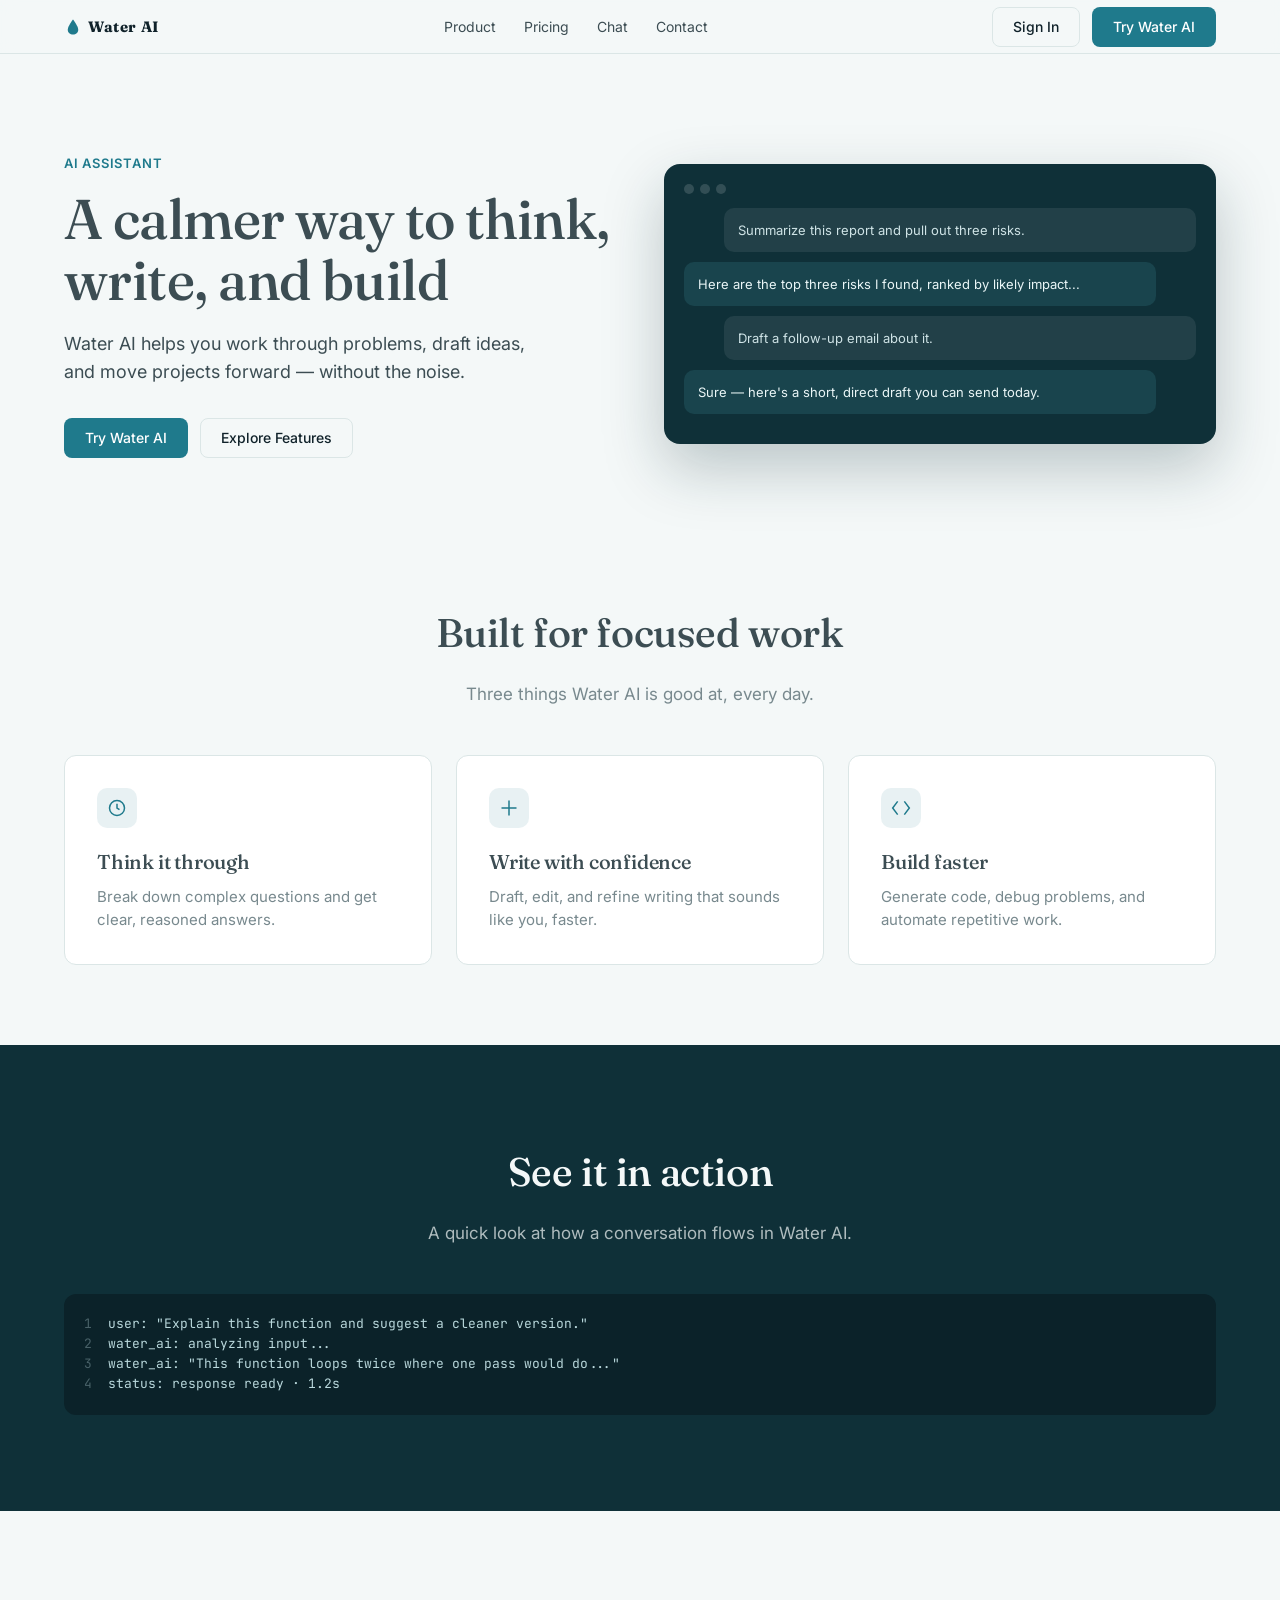
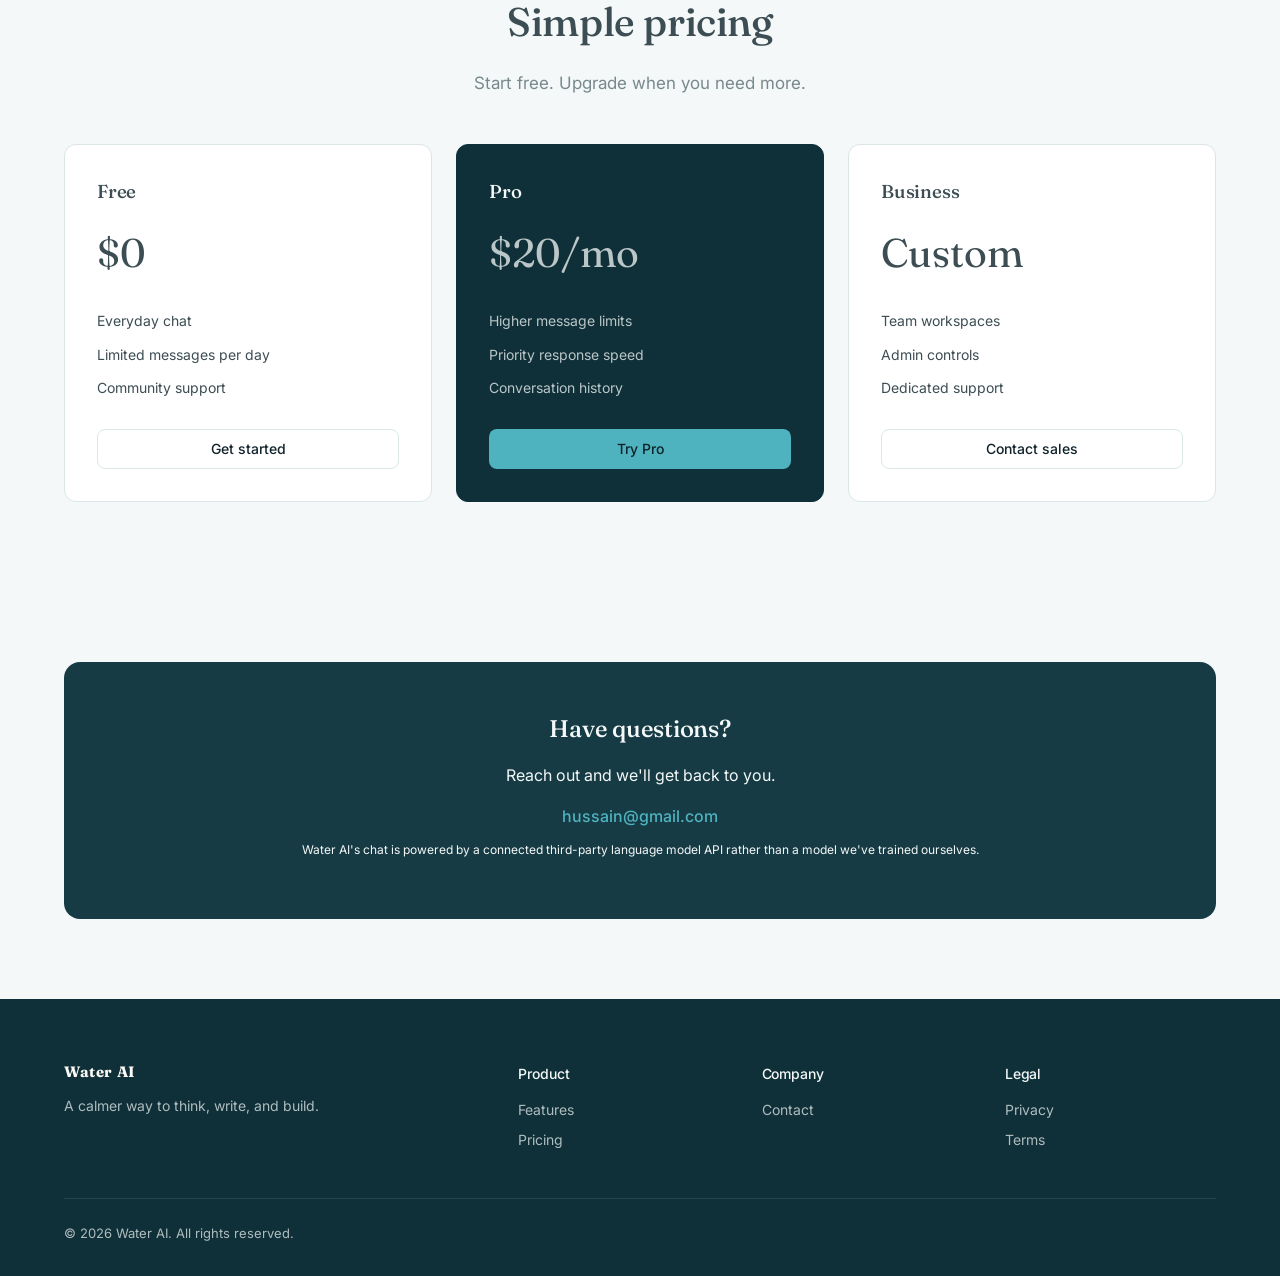
<file: index.html>
<!DOCTYPE html>
<html lang="en">
<head>
<meta charset="UTF-8">
<meta name="viewport" content="width=device-width, initial-scale=1.0">
<title>Water AI — Intelligent AI Assistant for Writing, Coding & Analysis</title>
<meta name="description" content="Water AI is an AI assistant that helps you think through problems, write with confidence, and build faster. Chat, draft content, debug code, and get clear answers — try Water AI free.">
<meta name="keywords" content="Water AI, WaterAI, AI assistant, AI chat assistant, AI writing tool, AI coding assistant">
<meta name="robots" content="index, follow">
<meta name="author" content="Water AI">
<link rel="canonical" href="https://waterai.github.io/">

<!-- Open Graph -->
<meta property="og:type" content="website">
<meta property="og:site_name" content="Water AI">
<meta property="og:title" content="Water AI — Intelligent AI Assistant for Writing, Coding & Analysis">
<meta property="og:description" content="An intelligent assistant that helps you think, write, and build faster. Try Water AI free.">
<meta property="og:url" content="https://waterai.github.io/">
<meta property="og:image" content="https://waterai.github.io/og-image.png">

<!-- Twitter -->
<meta name="twitter:card" content="summary_large_image">
<meta name="twitter:title" content="Water AI — Intelligent AI Assistant">
<meta name="twitter:description" content="An intelligent assistant that helps you think, write, and build faster. Try Water AI free.">
<meta name="twitter:image" content="https://waterai.github.io/og-image.png">

<link rel="icon" href="favicon.ico" sizes="any">
<link rel="preconnect" href="https://fonts.googleapis.com">
<link href="https://fonts.googleapis.com/css2?family=Fraunces:wght@400;500;600&family=Inter:wght@400;500;600&family=JetBrains+Mono&display=swap" rel="stylesheet">
<link rel="stylesheet" href="styles.css">

<script type="application/ld+json">
{
  "@context": "https://schema.org",
  "@type": "SoftwareApplication",
  "name": "Water AI",
  "url": "https://waterai.github.io/",
  "applicationCategory": "BusinessApplication",
  "operatingSystem": "Web",
  "description": "Water AI is an AI assistant that helps you think through problems, write with confidence, and build faster.",
  "offers": [
    { "@type": "Offer", "name": "Free", "price": "0", "priceCurrency": "USD" },
    { "@type": "Offer", "name": "Pro", "price": "20", "priceCurrency": "USD" }
  ]
}
</script>
</head>
<body>

<nav class="nav">
  <div class="container">
    <a href="index.html" class="brand">
      <svg viewBox="0 0 24 24" fill="none" xmlns="http://www.w3.org/2000/svg" aria-hidden="true">
        <path d="M12 2C12 2 5 11 5 15.5C5 19.09 8.13 22 12 22C15.87 22 19 19.09 19 15.5C19 11 12 2 12 2Z" fill="#1F7A8C"/>
      </svg>
      Water AI
    </a>
    <div class="nav-links">
      <a href="index.html#features">Product</a>
      <a href="index.html#pricing">Pricing</a>
      <a href="chat.html">Chat</a>
      <a href="index.html#contact">Contact</a>
    </div>
    <div class="nav-actions" id="nav-actions">
      <a href="login/login.html" class="btn btn-ghost" id="nav-signin-link">Sign In</a>
      <a href="chat.html" class="btn btn-primary" id="nav-cta-link">Try Water AI</a>
    </div>
  </div>
</nav>

<main>
<section class="hero">
  <div class="container grid">
    <div>
      <span class="eyebrow">AI Assistant</span>
      <h1>A calmer way to think, write, and build</h1>
      <p class="lead">Water AI helps you work through problems, draft ideas, and move projects forward — without the noise.</p>
      <div class="hero-actions">
        <a href="chat.html" class="btn btn-primary">Try Water AI</a>
        <a href="#features" class="btn btn-ghost">Explore Features</a>
      </div>
    </div>
    <div class="mockup">
      <div class="mockup-bar">
        <span class="mockup-dot"></span><span class="mockup-dot"></span><span class="mockup-dot"></span>
      </div>
      <div class="mockup-msg user">Summarize this report and pull out three risks.</div>
      <div class="mockup-msg ai">Here are the top three risks I found, ranked by likely impact...</div>
      <div class="mockup-msg user">Draft a follow-up email about it.</div>
      <div class="mockup-msg ai">Sure — here's a short, direct draft you can send today.</div>
    </div>
  </div>
</section>

<section class="section" id="features">
  <div class="container">
    <div class="section-head">
      <h2>Built for focused work</h2>
      <p>Three things Water AI is good at, every day.</p>
    </div>
    <div class="grid-3">
      <div class="card">
        <div class="icon">
          <svg width="20" height="20" viewBox="0 0 24 24" fill="none" stroke="currentColor" stroke-width="1.8" aria-hidden="true"><circle cx="12" cy="12" r="9"/><path d="M12 7v5l3 2"/></svg>
        </div>
        <h3>Think it through</h3>
        <p>Break down complex questions and get clear, reasoned answers.</p>
      </div>
      <div class="card">
        <div class="icon">
          <svg width="20" height="20" viewBox="0 0 24 24" fill="none" stroke="currentColor" stroke-width="1.8" aria-hidden="true"><path d="M12 3v18M3 12h18"/></svg>
        </div>
        <h3>Write with confidence</h3>
        <p>Draft, edit, and refine writing that sounds like you, faster.</p>
      </div>
      <div class="card">
        <div class="icon">
          <svg width="20" height="20" viewBox="0 0 24 24" fill="none" stroke="currentColor" stroke-width="1.8" aria-hidden="true"><path d="M8 4l-6 8 6 8M16 4l6 8-6 8"/></svg>
        </div>
        <h3>Build faster</h3>
        <p>Generate code, debug problems, and automate repetitive work.</p>
      </div>
    </div>
  </div>
</section>

<section class="section-dark">
  <div class="container">
    <div class="section-head">
      <h2>See it in action</h2>
      <p>A quick look at how a conversation flows in Water AI.</p>
    </div>
    <div class="code-window">
<div><span class="line-num">1</span>user: "Explain this function and suggest a cleaner version."</div>
<div><span class="line-num">2</span>water_ai: analyzing input...</div>
<div><span class="line-num">3</span>water_ai: "This function loops twice where one pass would do..."</div>
<div><span class="line-num">4</span>status: response ready · 1.2s</div>
    </div>
  </div>
</section>

<section class="section" id="pricing">
  <div class="container">
    <div class="section-head">
      <h2>Simple pricing</h2>
      <p>Start free. Upgrade when you need more.</p>
    </div>
    <div class="pricing-grid">
      <div class="price-card">
        <h3>Free</h3>
        <p class="amount">$0</p>
        <ul>
          <li>Everyday chat</li>
          <li>Limited messages per day</li>
          <li>Community support</li>
        </ul>
        <a href="chat.html" class="btn btn-ghost" style="width:100%">Get started</a>
      </div>
      <div class="price-card featured">
        <h3>Pro</h3>
        <p class="amount">$20/mo</p>
        <ul>
          <li>Higher message limits</li>
          <li>Priority response speed</li>
          <li>Conversation history</li>
        </ul>
        <a href="chat.html" class="btn btn-dark" style="width:100%;background:var(--accent);color:#0b2229">Try Pro</a>
      </div>
      <div class="price-card">
        <h3>Business</h3>
        <p class="amount">Custom</p>
        <ul>
          <li>Team workspaces</li>
          <li>Admin controls</li>
          <li>Dedicated support</li>
        </ul>
        <a href="#contact" class="btn btn-ghost" style="width:100%">Contact sales</a>
      </div>
    </div>
  </div>
</section>

<section class="section" id="contact">
  <div class="container">
    <div class="contact-band">
      <h2>Have questions?</h2>
      <p>Reach out and we'll get back to you.</p>
      <a class="email" href="mailto:hussain@gmail.com">hussain@gmail.com</a>
      <p class="disclosure">Water AI's chat is powered by a connected third-party language model API rather than a model we've trained ourselves.</p>
    </div>
  </div>
</section>
</main>

<footer>
  <div class="container">
    <div class="footer-grid">
      <div>
        <div class="brand" style="color:#faf9f5;margin-bottom:12px;">Water AI</div>
        <p style="max-width:280px;font-size:14px;">A calmer way to think, write, and build.</p>
      </div>
      <div>
        <h4>Product</h4>
        <ul><li><a href="index.html#features">Features</a></li><li><a href="index.html#pricing">Pricing</a></li></ul>
      </div>
      <div>
        <h4>Company</h4>
        <ul><li><a href="index.html#contact">Contact</a></li></ul>
      </div>
      <div>
        <h4>Legal</h4>
        <ul><li><a href="#">Privacy</a></li><li><a href="#">Terms</a></li></ul>
      </div>
    </div>
    <div class="footer-bottom">© 2026 Water AI. All rights reserved.</div>
  </div>
</footer>

<script type="module" src="auth-state.js"></script>
</body>
</html>
</file>
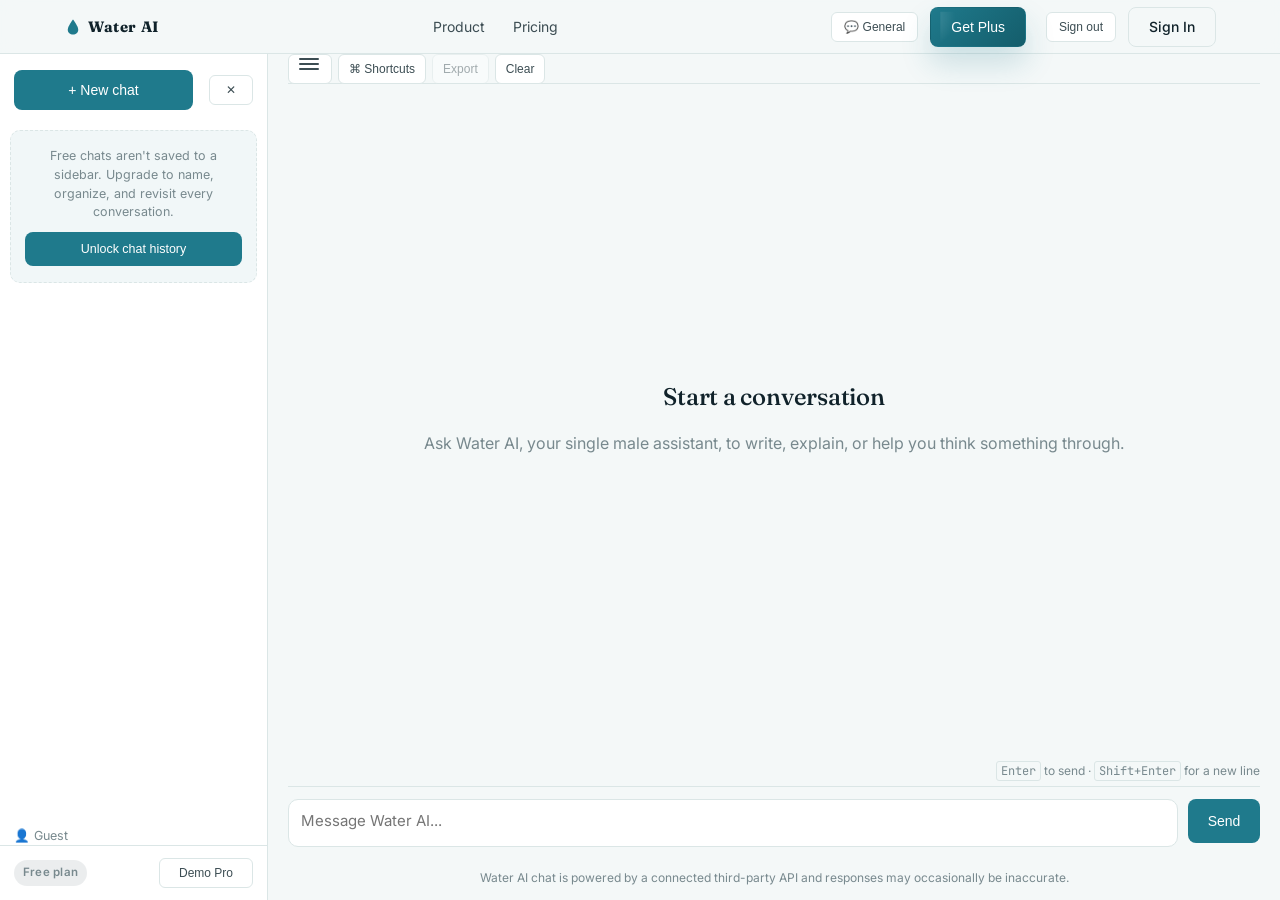
<file: chat.html>
<!DOCTYPE html>
<html lang="en">
<head>
<meta charset="UTF-8">
<meta name="viewport" content="width=device-width, initial-scale=1.0">
<title>Chat — Water AI</title>
<meta name="description" content="Chat with Water AI, your intelligent assistant for writing, coding, and analysis.">
<meta name="robots" content="noindex, follow">
<link rel="canonical" href="https://waterai.github.io/chat.html">
<link rel="icon" href="favicon.ico" sizes="any">
<link rel="preconnect" href="https://fonts.googleapis.com">
<link href="https://fonts.googleapis.com/css2?family=Fraunces:wght@400;500;600&family=Inter:wght@400;500;600&family=JetBrains+Mono&display=swap" rel="stylesheet">
<link rel="stylesheet" href="styles.css">
<style>
  html, body { height: 100%; }
  body { display: flex; flex-direction: column; overflow: hidden; }
  @supports (height: 100dvh) {
    html, body { height: 100dvh; }
  }
  .nav { flex-shrink: 0; }

  .app-shell { flex: 1; display: flex; min-height: 0; width: 100%; }

  /* ---------- Sidebar ---------- */
  .sidebar {
    width: 268px;
    flex-shrink: 0;
    background: var(--surface);
    border-right: 1px solid var(--border);
    display: flex;
    flex-direction: column;
    transition: margin-left 0.2s ease;
  }
  .sidebar.collapsed { margin-left: -268px; }
  .sidebar.open { margin-left: 0; }
  .sidebar-toggle-btn { display: inline-flex; }
  @media (min-width: 901px) {
    .sidebar.open + .chat-page .sidebar-toggle-btn { display: none; }
    .sidebar:not(.open) + .chat-page .sidebar-toggle-btn { display: inline-flex; }
  }
  .sidebar-head { padding: 16px 14px 10px; }
  .btn-block { width: 100%; }
  .sidebar-search { padding: 0 14px 10px; }
  .sidebar-search input {
    width: 100%; border: 1px solid var(--border); border-radius: 8px;
    padding: 8px 10px; font-size: 13px; font-family: inherit;
  }
  .sidebar-search input:focus { outline: none; border-color: var(--primary); }
  .chat-list { flex: 1; min-height: 0; overflow-y: auto; padding: 0 8px; display: flex; flex-direction: column; gap: 2px; }
  .chat-list-item {
    display: flex; align-items: center; gap: 8px;
    padding: 9px 10px; border-radius: 8px; cursor: pointer;
    font-size: 13.5px; color: var(--body-text); position: relative;
  }
  .chat-list-item:hover { background: var(--canvas); }
  .chat-list-item.active { background: rgba(31,122,140,0.1); color: var(--ink); font-weight: 500; }
  .chat-list-item .name {
    flex: 1; overflow: hidden; text-overflow: ellipsis; white-space: nowrap;
  }
  .chat-list-item .name-input {
    flex: 1; border: 1px solid var(--primary); border-radius: 5px; padding: 2px 6px;
    font: inherit; font-size: 13.5px; width: 100%;
  }
  .chat-list-item .row-actions { display: none; gap: 2px; flex-shrink: 0; }
  .chat-list-item:hover .row-actions { display: flex; }
  .chat-list-item .row-actions button {
    border: none; background: transparent; cursor: pointer; color: var(--muted);
    padding: 2px 4px; border-radius: 4px; font-size: 12px; line-height: 1;
  }
  .chat-list-item .row-actions button:hover { color: var(--primary); background: rgba(31,122,140,0.12); }
  .chat-list-empty { color: var(--muted); font-size: 13px; padding: 16px 10px; text-align: center; }

  .sidebar-locked {
    margin: 10px; padding: 16px 14px; border-radius: 10px;
    background: rgba(31,122,140,0.06); border: 1px dashed var(--border);
    text-align: center;
  }
  .sidebar-locked p { font-size: 12.5px; color: var(--muted); margin: 0 0 10px; line-height: 1.5; }
  .sidebar-locked .btn { width: 100%; height: 34px; font-size: 12.5px; }

  .sidebar-foot-user {
    margin-top: auto;
    padding: 10px 14px 0;
    font-size: 12.5px;
    color: var(--muted);
    overflow: hidden;
    text-overflow: ellipsis;
    white-space: nowrap;
  }
  .sidebar-foot-user::before { content: "👤 "; }
  .sidebar-foot { padding: 12px 14px; border-top: 1px solid var(--border); display: flex; align-items: center; justify-content: space-between; gap: 8px; }
  .sidebar-foot-actions { display: flex; align-items: center; gap: 8px; }
  .sidebar-foot-actions .btn { min-width: 136px; }
  .sidebar-foot-actions .demo-toggle { min-width: 94px; }
  .plan-badge { font-size: 11.5px; font-weight: 600; padding: 4px 9px; border-radius: 20px; letter-spacing: 0.02em; }
  .plan-badge.free { background: rgba(120,137,142,0.15); color: var(--muted); }
  .plan-badge.paid { background: rgba(31,122,140,0.14); color: var(--primary); }
  .demo-toggle { font-size: 11px; }

  /* ---------- Main chat column ---------- */
  .chat-page { flex: 1; display: flex; flex-direction: column; width: 100%; max-width: none; margin: 0 auto; padding: 0 20px; min-width: 0; min-height: 0; }
  .chat-header { display: flex; align-items: center; justify-content: flex-start; padding: 0; border-bottom: 1px solid var(--border); gap: 8px; flex-wrap: nowrap; height: 30px; }
  .chat-header h3 { position: absolute; width: 1px; height: 1px; padding: 0; margin: -1px; overflow: hidden; clip: rect(0,0,0,0); white-space: nowrap; border: 0; }
  .chat-header .actions { display: flex; gap: 6px; align-items: center; flex-shrink: 0; justify-content: flex-start; width: auto; max-width: 100%; height: 30px; flex-wrap: nowrap; }
  .chat-header .actions .icon-btn { height: 30px; padding: 0 10px; }
  .chat-header .actions .mode-bar { display: flex; gap: 6px; align-items: center; height: 30px; }
  .chat-header .actions .mode-bar .mode-pill { margin: 0; }
  .icon-btn { border: 1px solid var(--border); background: var(--surface); border-radius: 6px; padding: 6px 12px; font-size: 12px; cursor: pointer; color: var(--body-text); height: 30px; line-height: 1; min-width: 44px; }
  .icon-btn:hover { border-color: var(--primary); color: var(--primary); }
  .icon-btn.retry { border-color: #e0a1a1; color: #b23b3b; }
  .icon-btn:disabled { opacity: 0.45; cursor: not-allowed; }
  .icon-btn:disabled:hover { border-color: var(--border); color: var(--body-text); }
  .sidebar-close-btn { margin-left: 8px; }
  .icon-btn { min-width: 44px; }

  .hamburger-icon {
    display: inline-flex;
    flex-direction: column;
    justify-content: center;
    gap: 3px;
    width: 20px;
    height: 18px;
  }
  .hamburger-icon span {
    display: block;
    width: 100%;
    height: 2px;
    background: currentColor;
    border-radius: 999px;
  }

  @media (min-width: 901px) {
    .sidebar.open + .chat-page .chat-header .sidebar-toggle-btn { display: none; }
    .sidebar:not(.open) + .chat-page .chat-header .sidebar-toggle-btn { display: inline-flex; }
  }

  /* persona / mode pills */
  .mode-bar { display: flex; gap: 6px; padding: 0; align-items: center; }
  .mode-pill {
    border: 1px solid var(--border); background: var(--surface); border-radius: 20px;
    padding: 0 12px; font-size: 12px; cursor: pointer; color: var(--body-text);
    display: flex; align-items: center; gap: 5px; height: 30px; min-height: 30px;
  }
  .mode-pill.active { background: var(--primary); border-color: var(--primary); color: #fff; }
  .mode-pill .lock { font-size: 10px; opacity: 0.7; }

  #messages { flex: 1; min-height: 0; overflow-y: auto; -webkit-overflow-scrolling: touch; overscroll-behavior: contain; padding: 24px 0; display: flex; flex-direction: column; gap: 16px; }
  .msg { display: flex; flex-direction: column; max-width: 75%; }
  .msg.user { align-self: flex-end; align-items: flex-end; }
  .msg.assistant { align-self: flex-start; align-items: flex-start; }
  .bubble { padding: 12px 16px; border-radius: 14px; font-size: 15px; line-height: 1.5; white-space: pre-wrap; position: relative; }
  .msg.user .bubble { background: var(--primary); color: #fff; border-bottom-right-radius: 4px; }
  .msg.assistant .bubble { background: var(--surface); border: 1px solid var(--border); color: var(--ink); border-bottom-left-radius: 4px; }
  .msg.error .bubble { border-color: #e0a1a1; color: #b23b3b; background: #fdf1f1; }
  .msg.pinned .bubble { border-color: var(--accent); box-shadow: 0 0 0 1px var(--accent) inset; }

  /* ---------- Rendered Markdown (assistant replies) ---------- */
  .bubble.md-content { white-space: normal; }
  .md-content p { margin: 0 0 10px; }
  .md-content p:last-child { margin-bottom: 0; }
  .md-content h3.md-h, .md-content h4.md-h, .md-content h5.md-h, .md-content h6.md-h {
    margin: 14px 0 8px; font-size: 16px; line-height: 1.3; font-family: 'Fraunces', serif; color: var(--ink);
  }
  .md-content h3.md-h:first-child, .md-content h4.md-h:first-child { margin-top: 0; }
  .md-content ul, .md-content ol { margin: 0 0 10px; padding-left: 22px; }
  .md-content li { margin-bottom: 4px; }
  .md-content li:last-child { margin-bottom: 0; }
  .md-content code { font-family: 'JetBrains Mono', monospace; background: rgba(31,122,140,0.09); padding: 1px 5px; border-radius: 4px; font-size: 0.88em; }
  .md-content pre { background: #0b2229; color: #b9d8dc; padding: 12px 14px; border-radius: 8px; overflow-x: auto; margin: 10px 0; }
  .md-content pre:first-child { margin-top: 0; }
  .md-content pre:last-child { margin-bottom: 0; }
  .md-content pre code { background: none; padding: 0; color: inherit; font-size: 13px; line-height: 1.55; }
  .md-content blockquote { margin: 10px 0; padding: 2px 14px; border-left: 3px solid var(--accent); color: var(--muted); }
  .md-content a { color: var(--primary); text-decoration: underline; text-underline-offset: 2px; }
  .md-content hr { border: none; border-top: 1px solid var(--border); margin: 14px 0; }
  .md-content table { border-collapse: collapse; width: 100%; margin: 10px 0; font-size: 13.5px; }
  .md-content th, .md-content td { border: 1px solid var(--border); padding: 6px 10px; text-align: left; }
  .md-content th { background: rgba(31,122,140,0.07); font-weight: 600; }
  .md-content strong { font-weight: 600; color: var(--ink); }
  .md-content del { opacity: 0.65; }
  .pin-flag { font-size: 10.5px; color: var(--primary); font-weight: 600; margin-bottom: 3px; letter-spacing: 0.02em; }
  .msg-actions { margin-top: 4px; display: flex; gap: 6px; }
  .msg-actions .icon-btn { padding: 4px 9px; font-size: 11px; }

  .loading .bubble { display: flex; gap: 4px; padding: 14px 16px; }
  .dot { width: 6px; height: 6px; border-radius: 50%; background: var(--muted); animation: blink 1.2s infinite; }
  .dot:nth-child(2) { animation-delay: 0.2s; }
  .dot:nth-child(3) { animation-delay: 0.4s; }
  @keyframes blink { 0%, 80%, 100% { opacity: 0.2; } 40% { opacity: 1; } }

  .empty-state { margin: auto; text-align: center; color: var(--muted); }
  .empty-state h2 { color: var(--ink); font-size: 24px; margin-bottom: 8px; }

  #chat-form {
    display: flex;
    align-items: stretch;
    justify-content: space-between;
    gap: 10px;
    padding: 12px 0 10px;
    border-top: 1px solid var(--border);
    flex-wrap: wrap;
    width: 100%;
    max-width: 100%;
    margin: 0 auto;
  }
  #chat-input {
    flex: 1 1 auto;
    min-width: 0;
    border: 1px solid var(--border);
    border-radius: 10px;
    padding: 10px 12px;
    font-size: 15px;
    font-family: inherit;
    resize: none;
    min-height: 48px;
    max-height: 160px;
    line-height: 1.4;
  }
  #chat-input:focus { outline: none; border-color: var(--primary); }
  #chat-form .btn {
    width: auto;
    min-width: 72px;
    height: 44px;
    padding: 0 16px;
    white-space: nowrap;
    flex-shrink: 0;
  }
  .input-hint {
    font-size: 12px;
    color: var(--muted);
    text-align: right;
    margin: -4px 0 6px;
  }
  .input-hint kbd { font-family: 'JetBrains Mono', monospace; background: var(--canvas); border: 1px solid var(--border); border-radius: 3px; padding: 1px 4px; }

  @media (max-width: 1100px) {
    .nav .container { flex-wrap: wrap; gap: 12px; }
    .nav-actions { width: 100%; display: flex; justify-content: flex-end; }
    .chat-page { padding: 0 14px; }
  }

  @media (max-width: 900px) {
    body { overflow-x: hidden; }
    .app-shell { flex-direction: column; min-height: 0; }
    .sidebar {
      position: fixed;
      top: 54px;
      bottom: 0;
      left: 0;
      width: 100%;
      max-width: 100%;
      z-index: 60;
      transform: translateX(-100%);
      margin-left: 0;
      box-shadow: 12px 0 24px rgba(15,48,56,0.15);
    }
    .sidebar.open { transform: translateX(0); }
    .sidebar.collapsed { transform: translateX(-100%); }
    .chat-page { width: 100%; margin-left: 0; padding: 0 14px 14px; }
    .chat-header { flex-wrap: wrap; justify-content: space-between; gap: 8px; height: auto; min-height: 30px; padding: 8px 0; }
    .chat-header .actions { flex-wrap: wrap; width: 100%; justify-content: flex-start; height: auto; row-gap: 8px; }
    #temp-access-badge { margin-left: 0 !important; }
    .sidebar-foot { position: sticky; bottom: 0; background: var(--surface); }
    .sidebar-foot-actions { width: 100%; justify-content: flex-end; flex-wrap: wrap; }
    .sidebar-foot-actions .btn,
    .sidebar-foot-actions .demo-toggle { width: 100%; }
    .sidebar-foot-actions { gap: 8px; }
  }

  @media (max-width: 640px) {
    .sidebar { width: 100%; max-width: 100%; }
    .sidebar-foot-actions { flex-direction: column; align-items: stretch; }
    .sidebar-foot-actions .btn,
    .sidebar-foot-actions .demo-toggle { width: 100%; }
    #chat-form { gap: 8px; }
  }

  /* ---------- Toast ---------- */
  #toast {
    position: fixed; bottom: 24px; left: 50%; transform: translateX(-50%) translateY(20px);
    background: var(--deep); color: var(--canvas); padding: 10px 18px; border-radius: 8px;
    font-size: 13px; opacity: 0; pointer-events: none; transition: all 0.25s ease; z-index: 200;
  }
  #toast.show { opacity: 1; transform: translateX(-50%) translateY(0); }

  /* ---------- Modal ---------- */
  .modal-overlay {
    position: fixed; inset: 0; background: rgba(15,48,56,0.45); backdrop-filter: blur(2px);
    display: none; align-items: center; justify-content: center; z-index: 100; padding: 20px;
  }
  .modal-overlay.show { display: flex; }
  .modal { background: var(--surface); border-radius: 16px; max-width: 480px; width: 100%; padding: 32px; position: relative; max-height: 86vh; overflow-y: auto; }
  .modal.modal-wide { max-width: 620px; }
  .modal-close { position: absolute; top: 16px; right: 16px; border: none; background: transparent; font-size: 18px; cursor: pointer; color: var(--muted); }
  .modal-close:hover { color: var(--ink); }
  .modal .eyebrow { display: block; }
  .modal h2 { font-size: 24px; margin-bottom: 6px; }
  .modal p.sub { color: var(--muted); font-size: 14px; margin-bottom: 24px; }

  .feature-highlight-grid { display: grid; grid-template-columns: 1fr 1fr; gap: 14px; margin-bottom: 22px; }
  .feature-highlight {
    border: 1px solid var(--border); border-radius: 10px; padding: 16px;
  }
  .feature-highlight h4 { font-size: 14.5px; margin: 0 0 6px; font-family: 'Inter', sans-serif; font-weight: 600; color: var(--ink); }
  .feature-highlight p { font-size: 12.5px; color: var(--muted); margin: 0; line-height: 1.5; }

  .feature-list { list-style: none; padding: 0; margin: 0 0 24px; display: grid; grid-template-columns: 1fr 1fr; gap: 10px 16px; }
  .feature-list li { font-size: 13px; color: var(--body-text); display: flex; gap: 8px; align-items: flex-start; }
  .feature-list li .check { color: var(--success); flex-shrink: 0; }

  .modal-actions { display: flex; gap: 10px; }
  .modal-actions .btn { flex: 1; }

  .shortcuts-table { width: 100%; border-collapse: collapse; margin-bottom: 4px; }
  .shortcuts-table td { padding: 9px 0; border-bottom: 1px solid var(--border); font-size: 13.5px; }
  .shortcuts-table td:last-child { text-align: right; }
  .shortcuts-table kbd {
    font-family: 'JetBrains Mono', monospace; background: var(--canvas); border: 1px solid var(--border);
    border-radius: 5px; padding: 3px 7px; font-size: 12px;
  }

  @media (max-width: 1100px) {
    .chat-page { padding: 0 14px; }
    .chat-header { gap: 8px; }
    .chat-header .actions { width: auto; justify-content: flex-start; flex-wrap: wrap; gap: 8px; }
    .chat-header .title-wrap { flex: 1 1 100%; }
  }

  @media (max-width: 720px) {
    .sidebar { position: fixed; top: 64px; bottom: 0; left: 0; z-index: 60; width: 100%; max-width: 320px; margin-left: -100%; box-shadow: 0 0 0 rgba(0,0,0,0); }
    .sidebar.open { margin-left: 0; box-shadow: 12px 0 24px rgba(15,48,56,0.15); }
    .sidebar:not(.open) { margin-left: -100%; }
    .sidebar-toggle-btn { display: inline-flex; }
    .chat-page { padding: 0 14px; }
    .chat-page > #messages { padding: 18px 0; }
    .feature-highlight-grid, .feature-list { grid-template-columns: 1fr; }
  }
</style>
</head>
<body>

<nav class="nav">
  <div class="container">
    <a href="index.html" class="brand">
      <svg viewBox="0 0 24 24" fill="none" xmlns="http://www.w3.org/2000/svg">
        <path d="M12 2C12 2 5 11 5 15.5C5 19.09 8.13 22 12 22C15.87 22 19 19.09 19 15.5C19 11 12 2 12 2Z" fill="#1F7A8C"/>
      </svg>
      Water AI
    </a>
    <div class="nav-links">
      <a href="index.html#features">Product</a>
      <a href="index.html#pricing">Pricing</a>
    </div>
    <div class="nav-actions">
      <button class="icon-btn mode-menu-btn" id="mode-menu-btn" type="button" aria-haspopup="true" aria-expanded="false" title="Open mode menu">Mode</button>
      <div class="mode-menu" id="mode-menu" hidden>
        <button class="mode-menu-item" data-mode="general" data-icon="💬" type="button">General</button>
        <button class="mode-menu-item" data-mode="writing" data-icon="✍️" type="button">Writing</button>
        <button class="mode-menu-item" data-mode="code" data-icon="⌘" type="button">Code</button>
      </div>
      <button class="btn btn-primary btn-plus" id="account-status-btn" type="button">Get Plus</button>
      <span id="auth-chip" class="auth-chip" hidden>
        <span id="auth-chip-email"></span>
        <button type="button" id="auth-signout-btn" class="icon-btn">Sign out</button>
      </span>
      <a href="login/login.html" class="btn btn-ghost" id="auth-signin-link">Sign In</a>
    </div>
  </div>
</nav>

<div class="app-shell">
  <aside class="sidebar" id="sidebar" role="navigation" aria-label="Chat sidebar">
    <div class="sidebar-head">
      <div style="display:flex; align-items:center; gap:8px;">
        <button class="btn btn-primary btn-block" id="new-chat-btn">+ New chat</button>
        <button class="icon-btn sidebar-close-btn" id="sidebar-close-btn" title="Close sidebar" aria-controls="sidebar" aria-label="Close sidebar">✕</button>
      </div>
    </div>

    <div id="paid-sidebar-body" style="display:none; flex:1; min-height:0; display:flex; flex-direction:column;">
      <div class="sidebar-search">
        <input type="text" id="chat-search" placeholder="Search chats...">
      </div>
      <div class="chat-list" id="chat-list"></div>
    </div>

    <div id="free-sidebar-body" style="display:none; flex:1; min-height:0; display:flex; flex-direction:column; justify-content: center;">
      <div class="sidebar-locked">
        <p>Free chats aren't saved to a sidebar. Upgrade to name, organize, and revisit every conversation.</p>
        <button class="btn btn-primary" id="sidebar-upgrade-btn">Unlock chat history</button>
      </div>
    </div>

    <div class="sidebar-foot-user">
      <span id="sidebar-user-email" class="sidebar-user-email">Guest</span>
    </div>
    <div class="sidebar-foot">
      <span class="plan-badge" id="plan-badge">Free plan</span>
      <div class="sidebar-foot-actions">
        <button class="icon-btn demo-toggle" id="demo-toggle-btn" title="Demo control — switches between the free and paid experience for testing">Demo Pro</button>
      </div>
    </div>
  </aside>

  <div class="chat-page">
    <div class="chat-header">
      <div class="actions">
        <button class="icon-btn sidebar-toggle-btn" id="sidebar-toggle-btn" title="Open sidebar" aria-controls="sidebar" aria-expanded="false">
          <span class="hamburger-icon" aria-hidden="true">
            <span></span>
            <span></span>
            <span></span>
          </span>
        </button>
        <button class="icon-btn" id="shortcuts-btn" title="Keyboard shortcuts">⌘ Shortcuts</button>
        <button class="icon-btn" id="export-btn" title="Export this chat">Export</button>
        <button class="icon-btn" id="clear-btn">Clear</button>
        <div class="mode-bar" id="mode-bar" style="display:none;">
          <button class="mode-pill active" data-mode="general">General</button>
          <button class="mode-pill" data-mode="writing">✍️ Writing</button>
          <button class="mode-pill" data-mode="code">⌘ Code</button>
        </div>
      </div>
      <h3 id="chat-title" class="screen-reader-only">Conversation</h3>
      <div id="temp-access-badge" class="plan-badge free" style="margin-left:auto; font-size:12px; padding:6px 8px; border-radius:12px; display:none;"></div>
    </div>

    <div id="messages"></div>

    <div id="temp-access-banner" style="display:none; margin:12px 0; padding:12px; background:#eaf6f8; border:1px solid #bde7ee; color:#0b5a61; border-radius:8px; font-weight:600; text-align:center; font-size:16px;"></div>

    <p class="input-hint" id="input-hint"><kbd>Enter</kbd> to send · <kbd>Shift+Enter</kbd> for a new line</p>
    <form id="chat-form">
      <textarea id="chat-input" placeholder="Message Water AI..." rows="1"></textarea>
      <button type="submit" class="btn btn-primary">Send</button>
    </form>
    <p class="disclosure">Water AI chat is powered by a connected third-party API and responses may occasionally be inaccurate.</p>
  </div>
</div>

<!-- Upgrade popup shown to free users every 2 replies -->
<div class="modal-overlay" id="upgrade-modal">
  <div class="modal modal-wide">
    <button class="modal-close" data-close="upgrade-modal">✕</button>
    <span class="eyebrow">Water AI Pro</span>
    <h2>You're on the free plan</h2>
    <p class="sub">Upgrade for unlimited saved chats, pinned messages, and dedicated writing &amp; code modes.</p>

    <div class="feature-highlight-grid">
      <div class="feature-highlight">
        <h4>Write with confidence</h4>
        <p>Draft, edit, and refine writing that sounds like you, faster.</p>
      </div>
      <div class="feature-highlight">
        <h4>Build faster</h4>
        <p>Generate code, debug problems, and automate repetitive work.</p>
      </div>
    </div>

    <ul class="feature-list">
      <li><span class="check">✓</span> Unlimited named chats in a sidebar</li>
      <li><span class="check">✓</span> Rename, search &amp; organize chats</li>
      <li><span class="check">✓</span> Pin your most important messages</li>
      <li><span class="check">✓</span> One-click share for any reply</li>
      <li><span class="check">✓</span> Export full conversations</li>
      <li><span class="check">✓</span> Full keyboard shortcut set</li>
      <li><span class="check">✓</span> Writing &amp; Code assistant modes</li>
      <li><span class="check">✓</span> No upgrade interruptions</li>
      <li><span class="check">✓</span> Priority response speed</li>
      <li><span class="check">✓</span> Longer, more detailed replies</li>
    </ul>

    <div class="modal-actions">
      <button class="btn btn-ghost" data-close="upgrade-modal">Maybe later</button>
      <button class="btn btn-primary" id="upgrade-confirm-btn">Upgrade to Pro</button>
    </div>
  </div>
</div>

<!-- Shortcuts reference -->
<div class="modal-overlay" id="shortcuts-modal">
  <div class="modal">
    <button class="modal-close" data-close="shortcuts-modal">✕</button>
    <span class="eyebrow">Reference</span>
    <h2>Keyboard shortcuts</h2>
    <p class="sub">Move through Water AI without leaving your keyboard.</p>
    <table class="shortcuts-table">
      <tr><td>Send message</td><td><kbd>Enter</kbd></td></tr>
      <tr><td>New line in message</td><td><kbd>Shift</kbd>+<kbd>Enter</kbd></td></tr>
      <tr><td>New chat</td><td><kbd>Ctrl</kbd>/<kbd>⌘</kbd>+<kbd>K</kbd></td></tr>
      <tr><td>Focus message box</td><td><kbd>/</kbd></td></tr>
      <tr><td>Toggle sidebar</td><td><kbd>Ctrl</kbd>/<kbd>⌘</kbd>+<kbd>B</kbd></td></tr>
      <tr><td>Search chats <span style="color:var(--muted); font-weight:400;">(Pro)</span></td><td><kbd>Ctrl</kbd>/<kbd>⌘</kbd>+<kbd>F</kbd></td></tr>
      <tr><td>Show shortcuts</td><td><kbd>?</kbd></td></tr>
      <tr><td>Close a dialog</td><td><kbd>Esc</kbd></td></tr>
    </table>
  </div>
</div>

<!-- Simple confirm modal for delete -->
<div class="modal-overlay" id="confirm-modal">
  <div class="modal" style="max-width:380px;">
    <button class="modal-close" data-close="confirm-modal">✕</button>
    <h2 id="confirm-title" style="font-size:19px;">Delete this chat?</h2>
    <p class="sub" id="confirm-body" style="margin-bottom:20px;">This can't be undone.</p>
    <div class="modal-actions">
      <button class="btn btn-ghost" data-close="confirm-modal">Cancel</button>
      <button class="btn btn-primary" id="confirm-action-btn" style="background:#b23b3b;">Delete</button>
    </div>
  </div>
</div>

<div id="toast"></div>

<script type="module" src="auth-state.js"></script>
<script src="chat.js?v=2"></script>
</body>
</html>
</file>
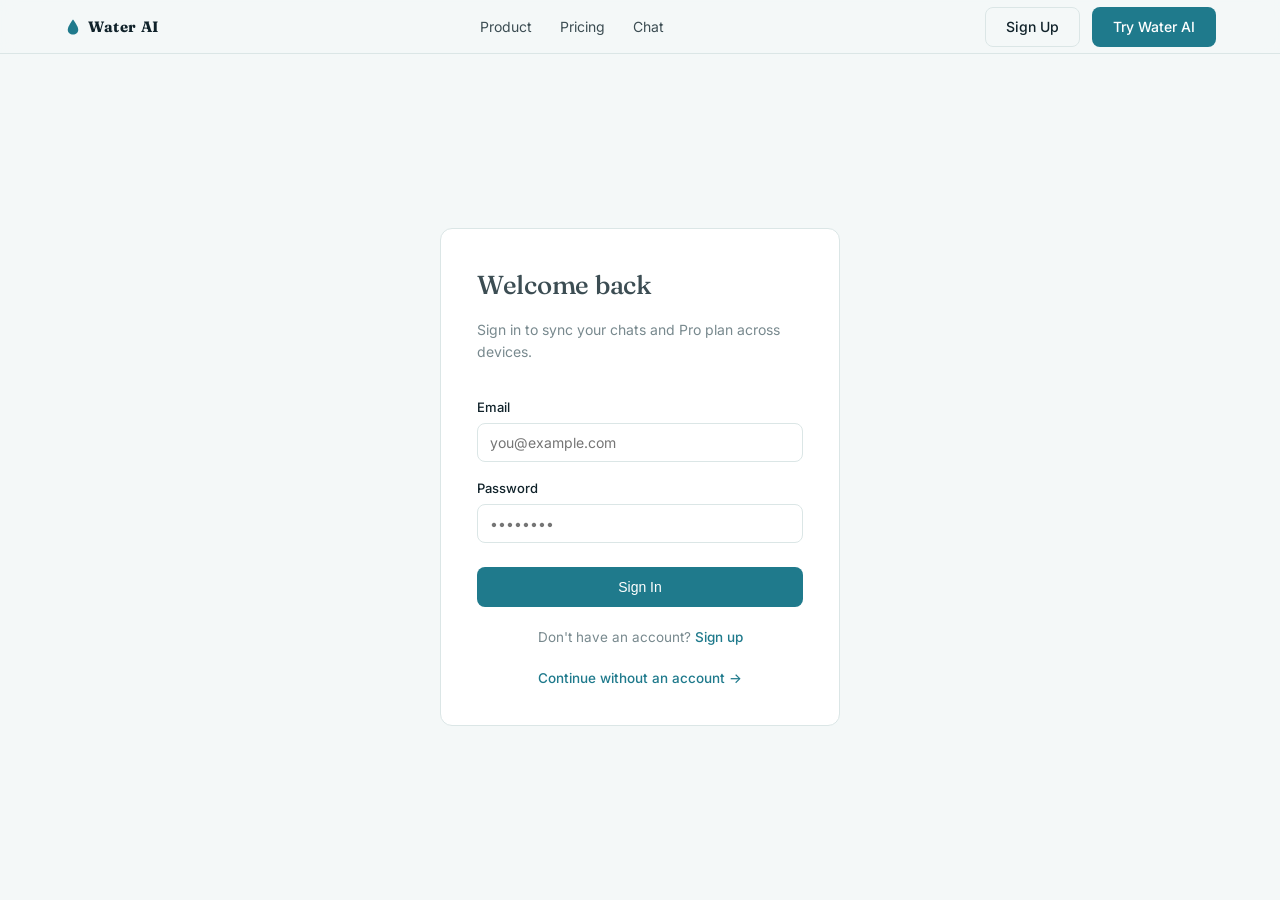
<file: login/login.html>
<!DOCTYPE html>
<html lang="en">
<head>
<meta charset="UTF-8">
<meta name="viewport" content="width=device-width, initial-scale=1.0">
<title>Sign In — Water AI</title>
<meta name="description" content="Sign in to Water AI to save your chat history and unlock Pro features.">
<meta name="robots" content="noindex, nofollow">
<link rel="canonical" href="https://waterai.github.io/login/login.html">
<link rel="icon" href="../favicon.ico" sizes="any">
<link rel="preconnect" href="https://fonts.googleapis.com">
<link href="https://fonts.googleapis.com/css2?family=Fraunces:wght@400;500;600&family=Inter:wght@400;500;600&family=JetBrains+Mono&display=swap" rel="stylesheet">
<link rel="stylesheet" href="../styles.css">
</head>
<body>

<nav class="nav">
  <div class="container">
    <a href="../index.html" class="brand">
      <svg viewBox="0 0 24 24" fill="none" xmlns="http://www.w3.org/2000/svg" aria-hidden="true">
        <path d="M12 2C12 2 5 11 5 15.5C5 19.09 8.13 22 12 22C15.87 22 19 19.09 19 15.5C19 11 12 2 12 2Z" fill="#1F7A8C"/>
      </svg>
      Water AI
    </a>
    <div class="nav-links">
      <a href="../index.html#features">Product</a>
      <a href="../index.html#pricing">Pricing</a>
      <a href="../chat.html">Chat</a>
    </div>
    <div class="nav-actions">
      <a href="signup.html" class="btn btn-ghost">Sign Up</a>
      <a href="../chat.html" class="btn btn-primary">Try Water AI</a>
    </div>
  </div>
</nav>

<main class="auth-page">
  <div class="auth-card">
    <h1>Welcome back</h1>
    <p class="sub">Sign in to sync your chats and Pro plan across devices.</p>

    <form id="login-form" novalidate>
      <label for="email">Email</label>
      <input type="email" id="email" name="email" autocomplete="email" required placeholder="you@example.com">

      <label for="password">Password</label>
      <input type="password" id="password" name="password" autocomplete="current-password" required placeholder="••••••••">

      <button type="submit" class="btn btn-primary btn-block auth-submit-btn" id="login-submit-btn">Sign In</button>

      <div id="login-error" class="auth-error" style="display:none;"></div>
      <div id="login-success" class="auth-success" style="display:none;"></div>
    </form>

    <p class="auth-switch">Don't have an account? <a href="signup.html">Sign up</a></p>
    <p class="auth-switch"><a href="../chat.html">Continue without an account →</a></p>
  </div>
</main>

<script type="module">
  import { supabase } from "../supabase-client.js";

  const form = document.getElementById("login-form");
  const submitBtn = document.getElementById("login-submit-btn");
  const errorBox = document.getElementById("login-error");
  const successBox = document.getElementById("login-success");

  // If already signed in, skip straight to chat.
  supabase.auth.getSession().then(({ data }) => {
    if (data.session) window.location.href = "../chat.html";
  }).catch(() => {});

  function showError(msg) {
    errorBox.textContent = msg;
    errorBox.style.display = "block";
    successBox.style.display = "none";
  }

  form.addEventListener("submit", async (e) => {
    e.preventDefault();
    errorBox.style.display = "none";
    successBox.style.display = "none";

    const email = document.getElementById("email").value.trim();
    const password = document.getElementById("password").value;

    submitBtn.disabled = true;
    submitBtn.textContent = "Signing in…";

    try {
      const { error } = await supabase.auth.signInWithPassword({ email, password });
      if (error) throw error;

      successBox.textContent = "Signed in — redirecting…";
      successBox.style.display = "block";

      // Clear any guest grace-period flag now that a real session exists.
      try { localStorage.removeItem("chatAccessUntil"); } catch (e) {}

      const params = new URLSearchParams(window.location.search);
      window.location.href = params.get("redirect") || "../chat.html";
    } catch (err) {
      showError(err.message || "Could not sign in. Check your email and password and try again.");
      submitBtn.disabled = false;
      submitBtn.textContent = "Sign In";
    }
  });
</script>
</body>
</html>
</file>
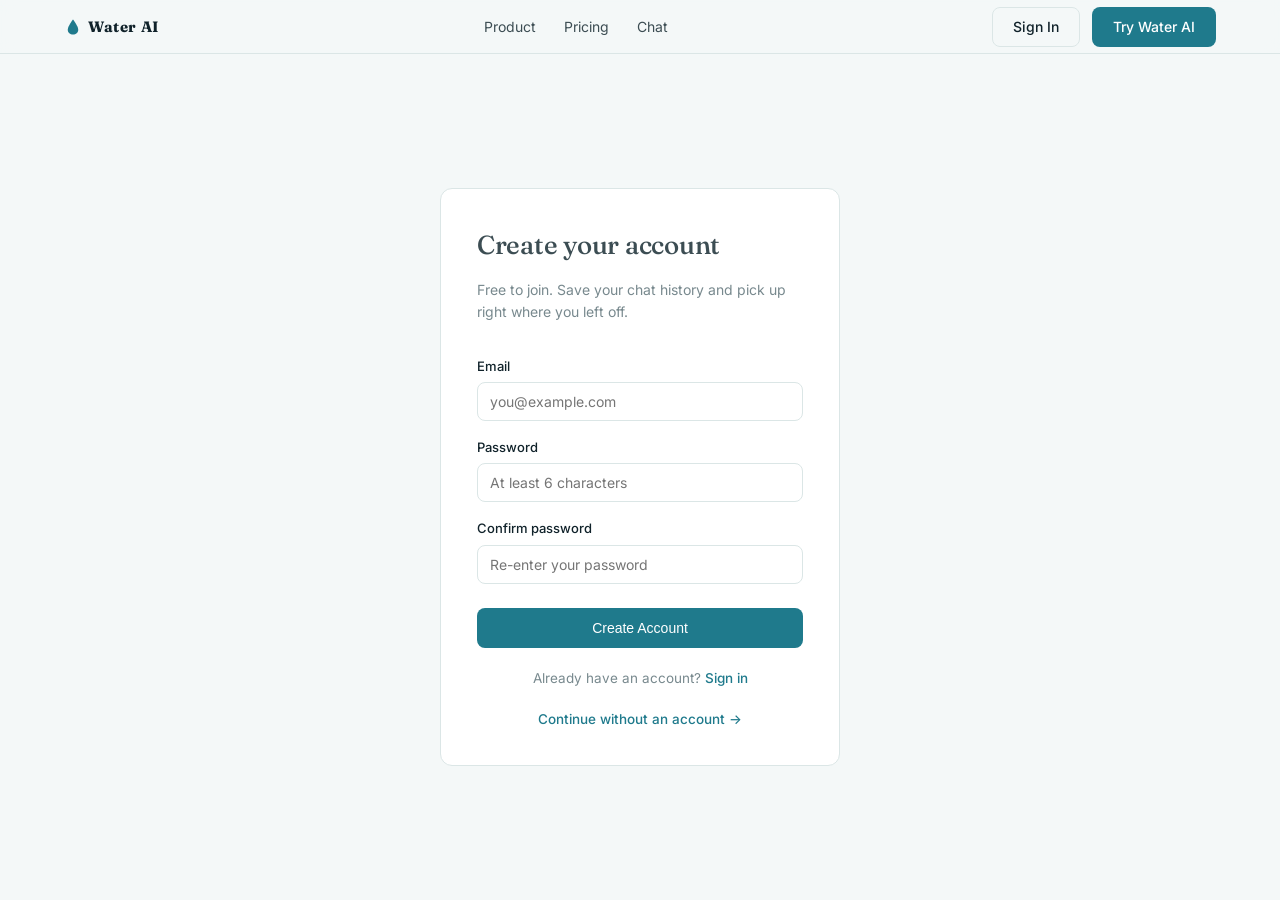
<file: login/signup.html>
<!DOCTYPE html>
<html lang="en">
<head>
<meta charset="UTF-8">
<meta name="viewport" content="width=device-width, initial-scale=1.0">
<title>Sign Up — Water AI</title>
<meta name="description" content="Create a free Water AI account to save your chat history and unlock Pro features.">
<meta name="robots" content="noindex, nofollow">
<link rel="canonical" href="https://waterai.github.io/login/signup.html">
<link rel="icon" href="../favicon.ico" sizes="any">
<link rel="preconnect" href="https://fonts.googleapis.com">
<link href="https://fonts.googleapis.com/css2?family=Fraunces:wght@400;500;600&family=Inter:wght@400;500;600&family=JetBrains+Mono&display=swap" rel="stylesheet">
<link rel="stylesheet" href="../styles.css">
</head>
<body>

<nav class="nav">
  <div class="container">
    <a href="../index.html" class="brand">
      <svg viewBox="0 0 24 24" fill="none" xmlns="http://www.w3.org/2000/svg" aria-hidden="true">
        <path d="M12 2C12 2 5 11 5 15.5C5 19.09 8.13 22 12 22C15.87 22 19 19.09 19 15.5C19 11 12 2 12 2Z" fill="#1F7A8C"/>
      </svg>
      Water AI
    </a>
    <div class="nav-links">
      <a href="../index.html#features">Product</a>
      <a href="../index.html#pricing">Pricing</a>
      <a href="../chat.html">Chat</a>
    </div>
    <div class="nav-actions">
      <a href="login.html" class="btn btn-ghost">Sign In</a>
      <a href="../chat.html" class="btn btn-primary">Try Water AI</a>
    </div>
  </div>
</nav>

<main class="auth-page">
  <div class="auth-card">
    <h1>Create your account</h1>
    <p class="sub">Free to join. Save your chat history and pick up right where you left off.</p>

    <form id="signup-form" novalidate>
      <label for="email">Email</label>
      <input type="email" id="email" name="email" autocomplete="email" required placeholder="you@example.com">

      <label for="password">Password</label>
      <input type="password" id="password" name="password" autocomplete="new-password" required placeholder="At least 6 characters" minlength="6">

      <label for="password2">Confirm password</label>
      <input type="password" id="password2" name="password2" autocomplete="new-password" required placeholder="Re-enter your password">

      <button type="submit" class="btn btn-primary btn-block auth-submit-btn" id="signup-submit-btn">Create Account</button>

      <div id="signup-error" class="auth-error" style="display:none;"></div>
      <div id="signup-success" class="auth-success" style="display:none;"></div>
    </form>

    <p class="auth-switch">Already have an account? <a href="login.html">Sign in</a></p>
    <p class="auth-switch"><a href="../chat.html">Continue without an account →</a></p>
  </div>
</main>

<script type="module">
  import { supabase } from "../supabase-client.js";

  const form = document.getElementById("signup-form");
  const submitBtn = document.getElementById("signup-submit-btn");
  const errorBox = document.getElementById("signup-error");
  const successBox = document.getElementById("signup-success");

  supabase.auth.getSession().then(({ data }) => {
    if (data.session) window.location.href = "../chat.html";
  }).catch(() => {});

  function showError(msg) {
    errorBox.textContent = msg;
    errorBox.style.display = "block";
    successBox.style.display = "none";
  }

  form.addEventListener("submit", async (e) => {
    e.preventDefault();
    errorBox.style.display = "none";
    successBox.style.display = "none";

    const email = document.getElementById("email").value.trim();
    const password = document.getElementById("password").value;
    const password2 = document.getElementById("password2").value;

    if (password !== password2) {
      showError("Passwords don't match.");
      return;
    }
    if (password.length < 6) {
      showError("Password must be at least 6 characters.");
      return;
    }

    submitBtn.disabled = true;
    submitBtn.textContent = "Creating account…";

    try {
      const { data, error } = await supabase.auth.signUp({
        email,
        password,
        options: { emailRedirectTo: `${window.location.origin}/login/login.html` },
      });
      if (error) throw error;

      try { localStorage.removeItem("chatAccessUntil"); } catch (e) {}

      if (data.session) {
        successBox.textContent = "Account created — redirecting…";
        successBox.style.display = "block";
        window.location.href = "../chat.html";
      } else {
        successBox.textContent = "Account created! Check your email to confirm, then sign in.";
        successBox.style.display = "block";
        form.reset();
        submitBtn.disabled = false;
        submitBtn.textContent = "Create Account";
      }
    } catch (err) {
      showError(err.message || "Could not create your account. Please try again.");
      submitBtn.disabled = false;
      submitBtn.textContent = "Create Account";
    }
  });
</script>
</body>
</html>
</file>
<file: styles.css>
:root {
  --canvas: #f4f8f8;
  --surface: #ffffff;
  --ink: #10222a;
  --body-text: #3c4d53;
  --muted: #78898e;
  --border: #dbe6e6;
  --deep: #0f3038;
  --deep-elevated: #163b44;
  --primary: #1f7a8c;
  --primary-hover: #16606f;
  --accent: #4fb3bf;
  --success: #3fa66a;
  --radius: 12px;
  --max-width: 1200px;
}

* { box-sizing: border-box; }
html { scroll-behavior: smooth; }
body {
  margin: 0;
  background: var(--canvas);
  color: var(--body-text);
  font-family: 'Inter', -apple-system, BlinkMacSystemFont, sans-serif;
  font-weight: 400;
  line-height: 1.55;
  -webkit-font-smoothing: antialiased;
}

h1, h2, h3, h4 {
  font-family: 'Fraunces', Georgia, serif;
  color: var(-link);
  font-weight: 500;
  letter-spacing: -0.01em;
  margin: 0 0 16px;
}

a { color: inherit; text-decoration: none; }
img { max-width: 100%; display: block; }

.container {
  max-width: var(--max-width);
  margin: 0 auto;
  padding: 0 24px;
}

/* Nav */
.nav {
  position: sticky;
  top: 0;
  z-index: 50;
  width: 100%;
  min-height: 54px;
  margin: 0;
  background: rgba(244, 248, 248, 0.92);
  backdrop-filter: blur(8px);
  border-bottom: 1px solid var(--border);
  display: flex;
  align-items: center;
  padding: 6px 0;
}
.nav .container {
  display: flex;
  align-items: center;
  justify-content: space-between;
  width: 100%;
  gap: 12px;
  flex-wrap: nowrap;
}
.brand {
  display: flex;
  align-items: center;
  gap: 6px;
  font-family: 'Fraunces', serif;
  font-size: 15px;
  line-height: 1.2;
  font-weight: 700;
  letter-spacing: 0.04em;
  color: var(--ink);
}
.brand svg { width: 18px; height: 18px; }
.nav-links {
  display: flex;
  gap: 28px;
  font-size: 14px;
  color: var(--body-text);
}
.nav-links a:hover { color: var(--primary); }
.nav-actions {
  display: flex;
  align-items: center;
  gap: 12px;
  justify-content: flex-end;
  min-width: 0;
  position: relative;
}
.btn {
  display: inline-flex;
  align-items: center;
  justify-content: center;
  height: 40px;
  padding: 0 20px;
  border-radius: 8px;
  font-size: 14px;
  font-weight: 500;
  border: 1px solid transparent;
  cursor: pointer;
  transition: background 0.2s ease, transform 0.15s ease, border-color 0.2s ease;
}
.mode-menu-btn {
  min-width: 78px;
}
.mode-menu {
  position: absolute;
  top: calc(100% + 10px);
  right: 0;
  width: min(220px, 100vw);
  background: var(--surface);
  border: 1px solid var(--border);
  border-radius: 14px;
  box-shadow: 0 18px 40px rgba(15, 48, 56, 0.15);
  z-index: 80;
  display: flex;
  flex-direction: column;
  gap: 0;
}
.mode-menu[hidden] {
  display: none;
}
.mode-menu-item {
  display: flex;
  align-items: center;
  justify-content: space-between;
  width: 100%;
  border: none;
  background: transparent;
  text-align: left;
  padding: 12px 16px;
  color: var(--body-text);
  font-size: 14px;
  line-height: 1.4;
  cursor: pointer;
}
.mode-menu-item::before {
  content: attr(data-icon);
  display: inline-flex;
  align-items: center;
  justify-content: center;
  width: 26px;
  margin-right: 10px;
  font-size: 16px;
}
.mode-menu-item::after {
  content: "";
  color: var(--primary);
  font-weight: 700;
}
.mode-menu-item.selected::after {
  content: "✓";
  opacity: 1;
}
.mode-menu-item.locked-mode {
  color: var(--muted);
}
.mode-menu-item.locked-mode::after {
  content: "🔒";
  font-size: 11px;
  opacity: 0.8;
}
.mode-menu-item:hover:not(:disabled) {
  background: rgba(31, 122, 140, 0.08);
}
.mode-menu-item:disabled {
  color: var(--muted);
  cursor: not-allowed;
  filter: grayscale(0.65);
}
.chat-header .mode-bar {
  display: none !important;
}
@media (max-width: 720px) {
  .nav-actions {
    gap: 6px;
  }
  .nav-actions .btn {
    padding: 0 12px;
    font-size: 13px;
  }
  .nav-actions .mode-menu-btn {
    min-width: 0;
    padding: 0 8px;
  }
  .auth-chip #auth-chip-email {
    max-width: 84px;
  }
}

@media (max-width: 460px) {
  .nav .container {
    gap: 6px;
    flex-wrap: wrap;
    row-gap: 6px;
  }
  .brand {
    font-size: 13px;
  }
  .nav-actions {
    flex-wrap: wrap;
    row-gap: 6px;
  }
  .nav-actions .btn {
    padding: 0 9px;
    font-size: 12.5px;
    height: 34px;
  }
  .auth-chip #auth-chip-email {
    display: none; /* still shown via the sidebar in chat, kept here to avoid overflow */
  }
}
.btn:hover { transform: translateY(-1px); }
.btn-primary { background: var(--primary); color: #fff; }
.btn-primary:hover { background: var(--primary-hover); }
.btn-plus {
  background: linear-gradient(135deg, #1f7a8c, #145d6b);
  color: #fff;
  border-color: transparent;
  box-shadow: 0 16px 30px rgba(31, 122, 140, 0.2);
  position: relative;
  overflow: hidden;
  transition: transform 0.25s ease, box-shadow 0.25s ease, background 0.25s ease;
}
.btn-plus::before {
  content: "";
  position: absolute;
  inset: 0;
  background: radial-gradient(circle at -20% 20%, rgba(255,255,255,0.32), transparent 32%);
  opacity: 0.6;
  pointer-events: none;
  transform: scale(0.8);
  transition: transform 0.35s ease;
}
.btn-plus::after {
  content: "";
  position: absolute;
  inset: 0;
  background: linear-gradient(90deg, rgba(255,255,255,0.12), rgba(255,255,255,0) 75%);
  opacity: 0;
  pointer-events: none;
  transition: opacity 0.35s ease, transform 0.35s ease;
}
.btn-plus:hover {
  transform: translateY(-1px) scale(1.02);
}
.btn-plus:hover::before { transform: scale(1); }
.btn-plus:hover::after { opacity: 1; transform: translateX(6px); }
.btn-plus.pro {
  background: linear-gradient(135deg, #f5b335, #c88311);
  box-shadow: 0 16px 30px rgba(245, 179, 53, 0.25);
}
.btn-plus.pro::before { background: radial-gradient(circle at -20% 20%, rgba(255,255,255,0.4), transparent 32%); }
.btn-plus.pro:hover { transform: translateY(-1px) scale(1.02); }

.account-history {
  display: grid;
  gap: 18px;
}
.history-summary {
  display: grid;
  grid-template-columns: repeat(3, minmax(100px, 1fr));
  gap: 12px;
}
.history-card {
  background: rgba(31,122,140,0.06);
  border: 1px solid rgba(31,122,140,0.14);
  border-radius: 14px;
  padding: 14px;
}
.history-card h4 {
  margin: 0 0 6px;
  font-size: 13px;
  color: var(--muted);
}
.history-card strong {
  display: block;
  font-size: 18px;
  margin-top: 4px;
}
.history-list {
  display: grid;
  gap: 12px;
}
.history-item {
  border: 1px solid var(--border);
  border-radius: 12px;
  padding: 14px;
  display: flex;
  align-items: center;
  justify-content: space-between;
  gap: 12px;
}
.history-item-info {
  min-width: 0;
}
.history-item-title {
  font-size: 14px;
  font-weight: 600;
  margin: 0 0 4px;
}
.history-item-meta {
  font-size: 13px;
  color: var(--muted);
  display: flex;
  gap: 12px;
  flex-wrap: wrap;
}
.history-item button {
  min-width: 92px;
}
.btn-ghost { background: transparent; color: var(--ink); border-color: var(--border); }
.btn-ghost:hover { border-color: var(--primary); }
.btn-dark { background: var(--deep); color: var(--canvas); }
.btn-dark:hover { background: var(--deep-elevated); }

/* Hero */
.hero {
  padding: 96px 0 64px;
}
.hero .grid {
  display: grid;
  grid-template-columns: 1fr 1fr;
  gap: 48px;
  align-items: center;
}
.eyebrow {
  display: inline-block;
  font-size: 13px;
  letter-spacing: 0.06em;
  text-transform: uppercase;
  color: var(--primary);
  margin-bottom: 16px;
  font-weight: 600;
}
.hero h1 { font-size: 56px; line-height: 1.08; margin-bottom: 20px; }
.hero p.lead { font-size: 18px; color: var(--body-text); margin-bottom: 32px; max-width: 480px; }
.hero-actions { display: flex; gap: 12px; }

.mockup {
  background: var(--deep);
  border-radius: 16px;
  padding: 20px;
  box-shadow: 0 24px 60px rgba(16, 48, 56, 0.25);
}
.mockup-bar { display: flex; gap: 6px; margin-bottom: 14px; }
.mockup-dot { width: 10px; height: 10px; border-radius: 50%; background: rgba(255,255,255,0.15); }
.mockup-msg { border-radius: 10px; padding: 12px 14px; margin-bottom: 10px; font-size: 13px; }
.mockup-msg.user { background: rgba(255,255,255,0.08); color: #cfe3e6; margin-left: 40px; }
.mockup-msg.ai { background: rgba(79,179,191,0.15); color: #eaf6f7; margin-right: 40px; }

/* Sections */
.section { padding: 80px 0; }
.section-head { max-width: 640px; margin: 0 auto 48px; text-align: center; }
.section-head h2 { font-size: 40px; }
.section-head p { color: var(--muted); font-size: 17px; }

.grid-3 {
  display: grid;
  grid-template-columns: repeat(3, 1fr);
  gap: 24px;
}
.card {
  background: var(--surface);
  border: 1px solid var(--border);
  border-radius: var(--radius);
  padding: 32px;
}
.card .icon {
  width: 40px; height: 40px;
  border-radius: 10px;
  background: rgba(31,122,140,0.1);
  display: flex; align-items: center; justify-content: center;
  color: var(--primary);
  margin-bottom: 18px;
}
.card h3 { font-size: 20px; margin-bottom: 8px; }
.card p { font-size: 15px; color: var(--muted); margin: 0; }

.section-dark {
  background: var(--deep);
  color: var(--canvas);
  padding: 96px 0;
}
.section-dark h2, .section-dark p { color: var(--canvas); }
.section-dark p { color: rgba(244,248,248,0.7); }

.code-window {
  background: #0b2229;
  border-radius: 12px;
  padding: 20px;
  font-family: 'JetBrains Mono', monospace;
  font-size: 13px;
  color: #b9d8dc;
  overflow-x: auto;
}
.code-window .line-num { color: rgba(185,216,220,0.35); margin-right: 16px; user-select: none; }

/* Pricing */
.pricing-grid { display: grid; grid-template-columns: repeat(3, 1fr); gap: 24px; }
.price-card {
  border: 1px solid var(--border);
  border-radius: var(--radius);
  padding: 32px;
  background: var(--surface);
}
.price-card.featured {
  background: var(--deep);
  color: var(--canvas);
  border-color: var(--deep);
}
.price-card.featured p, .price-card.featured li { color: rgba(244,248,248,0.75); }
.price-card .amount { font-size: 40px; font-family: 'Fraunces', serif; margin: 8px 0 20px; }
.price-card ul { list-style: none; padding: 0; margin: 0 0 24px; font-size: 14px; }
.price-card li { padding: 6px 0; }

/* Contact section (replaces resale popup) */
.contact-band {
  background: var(--deep-elevated);
  border-radius: 16px;
  padding: 48px;
  color: var(--canvas);
  text-align: center;
}
.contact-band h2, .contact-band p { color: var(--canvas); }
.contact-band a.email { color: var(--accent); font-weight: 500; }

footer {
  background: var(--deep);
  color: rgba(244,248,248,0.7);
  padding: 64px 0 32px;
}
footer h4 { color: var(--canvas); font-family: 'Inter', sans-serif; font-size: 14px; margin-bottom: 14px; }
.footer-grid { display: grid; grid-template-columns: 2fr 1fr 1fr 1fr; gap: 32px; margin-bottom: 40px; }
.footer-grid ul { list-style: none; padding: 0; margin: 0; }
.footer-grid li { margin-bottom: 8px; font-size: 14px; }
.footer-grid li a:hover { color: var(--accent); }
.footer-bottom { border-top: 1px solid rgba(244,248,248,0.1); padding-top: 24px; font-size: 13px; }

.disclosure {
  font-size: 12px;
  color: var(--muted);
  text-align: center;
  margin-top: 12px;
}

@media (max-width: 900px) {
  .hero .grid, .grid-3, .pricing-grid, .footer-grid { grid-template-columns: 1fr; }
  .nav-links { display: none; }
  .hero h1 { font-size: 36px; }
}

@media (max-width: 560px) {
  .hero-actions { flex-direction: column; align-items: stretch; }
  .hero-actions .btn { width: 100%; }
  .modal-actions { flex-wrap: wrap; }
  .modal-actions .btn { flex: 1 1 100%; }
  .btn { font-size: 13.5px; }
  .contact-band { padding: 32px 20px; }
}

/* ---------- Auth pages (login / signup) ---------- */
.auth-page {
  min-height: calc(100vh - 54px);
  display: flex;
  align-items: center;
  justify-content: center;
  padding: 48px 20px;
}
.auth-card {
  width: 100%;
  max-width: 400px;
  background: var(--surface);
  border: 1px solid var(--border);
  border-radius: var(--radius);
  padding: 36px;
}
.auth-card h1 { font-size: 26px; margin-bottom: 8px; }
.auth-card .sub { color: var(--muted); font-size: 14px; margin-bottom: 24px; }
.auth-card form { display: flex; flex-direction: column; gap: 6px; }
.auth-card label { font-size: 13px; font-weight: 500; color: var(--ink); margin-top: 10px; }
.auth-card input {
  border: 1px solid var(--border);
  border-radius: 8px;
  padding: 10px 12px;
  font-size: 14px;
  font-family: inherit;
}
.auth-card input:focus { outline: none; border-color: var(--primary); }
.auth-card .btn-block { margin-top: 18px; }
.auth-error {
  background: #fdf1f1; border: 1px solid #e0a1a1; color: #b23b3b;
  border-radius: 8px; padding: 10px 12px; font-size: 13px; margin-top: 10px;
}
.auth-success {
  background: rgba(63,166,106,0.1); border: 1px solid rgba(63,166,106,0.4); color: #256e46;
  border-radius: 8px; padding: 10px 12px; font-size: 13px; margin-top: 10px;
}
.auth-switch { text-align: center; font-size: 13.5px; color: var(--muted); margin: 20px 0 0; }
.auth-switch a { color: var(--primary); font-weight: 500; }

/* ---------- Nav auth chip (chat.html) ---------- */
.auth-chip { display: flex; align-items: center; gap: 8px; font-size: 13px; color: var(--body-text); }
.auth-chip #auth-chip-email { max-width: 140px; overflow: hidden; text-overflow: ellipsis; white-space: nowrap; }
</file>
